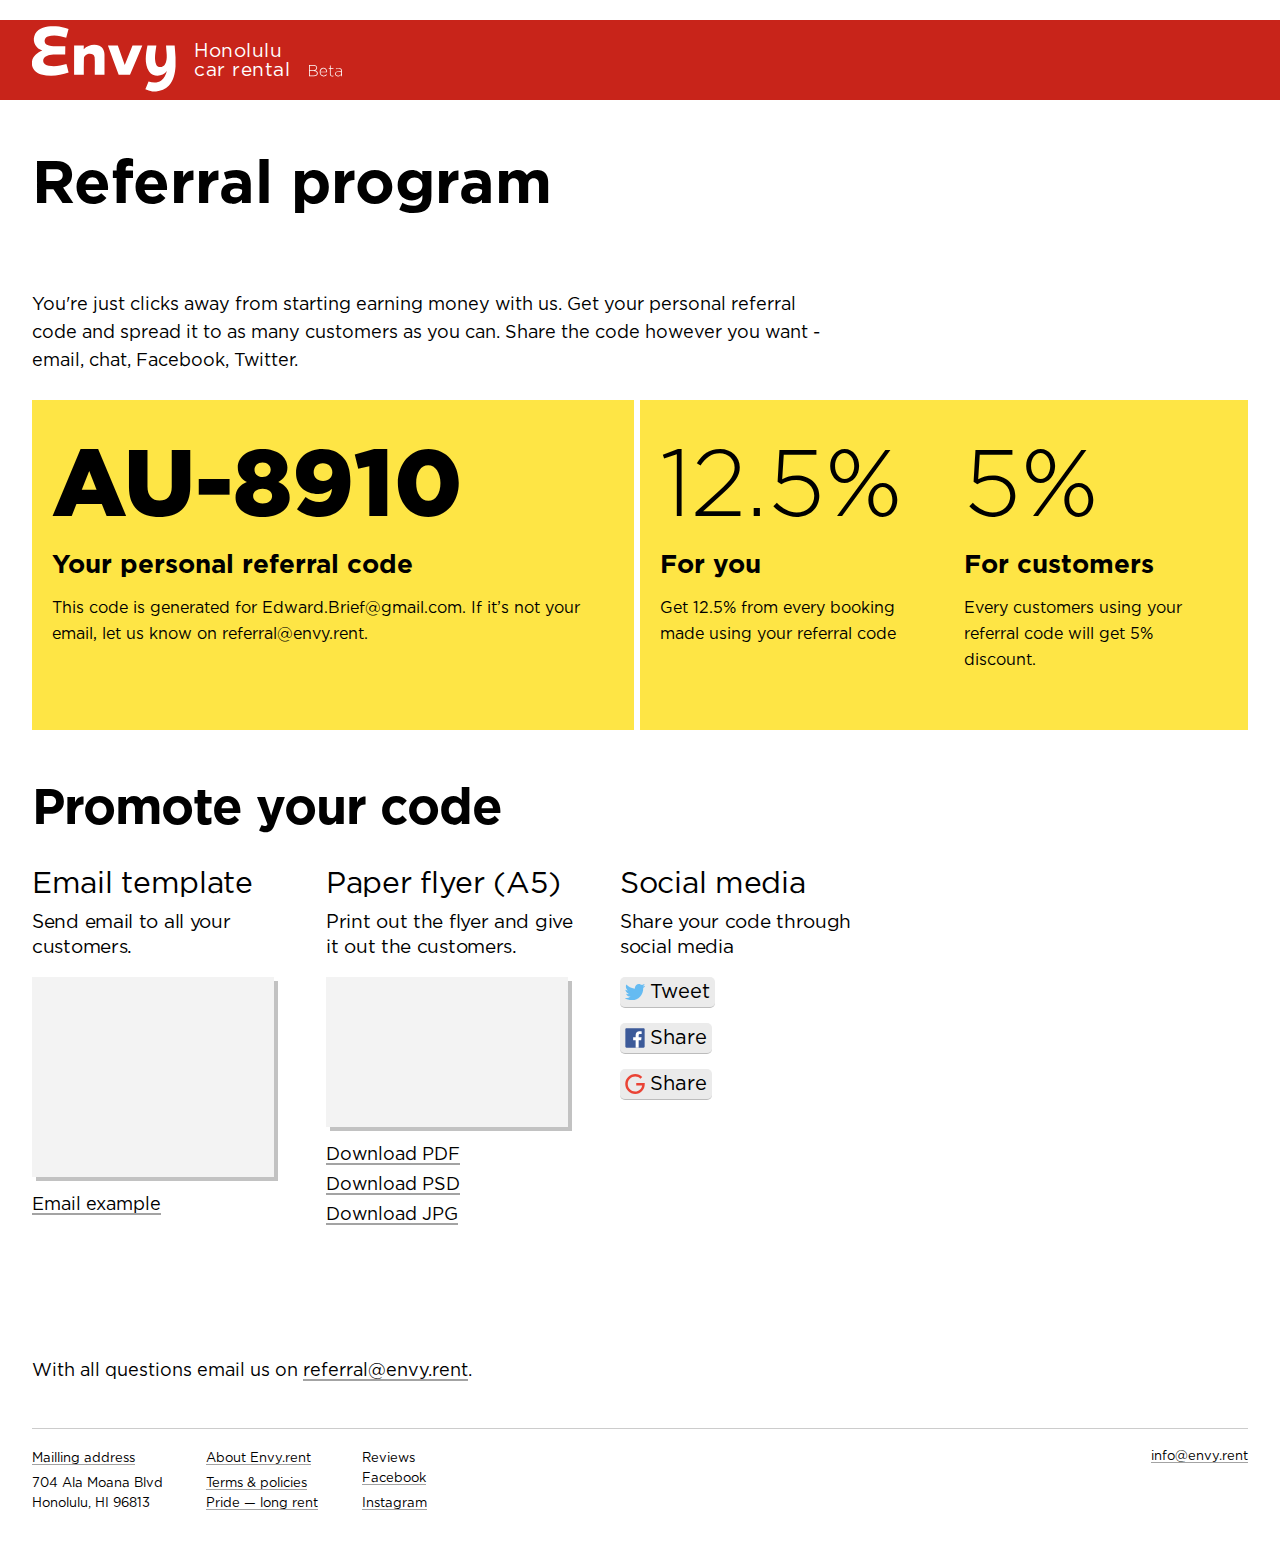
<file: index.html>
<!DOCTYPE html>
<html>
  <head>
    <title>Envy</title>
    <meta charset="utf-8">
    <meta content="width=device-width, initial-scale=1" name="viewport">
    <link href="assets/css/style.css?v=9477d403d43a6b08c691de5d4c96fff7" rel="stylesheet">
    <script src="assets/js/scripts.js?v=4dca5e273200a36dde9bb71e52112d2b"></script>
  </head>
  <body>
    <svg display="none">
      <!-- facebook-->
      <symbol viewBox="0 0 266.893 266.895" id="icon-facebook">
        <path id="Blue_1_" fill="#3C5A99" d="M248.082,262.307c7.854,0,14.223-6.369,14.223-14.225V18.812c0-7.857-6.368-14.224-14.223-14.224H18.812c-7.857,0-14.224,6.367-14.224,14.224v229.27c0,7.855,6.366,14.225,14.224,14.225H248.082z"></path>
        <path id="f" fill="#FFFFFF" d="M182.409,262.307v-99.803h33.499l5.016-38.895h-38.515V98.777c0-11.261,3.127-18.935,19.275-18.935l20.596-0.009V45.045c-3.562-0.474-15.788-1.533-30.012-1.533c-29.695,0-50.025,18.126-50.025,51.413v28.684h-33.585v38.895h33.585v99.803H182.409z"></path>
      </symbol>
      <!-- Twitter-->
      <symbol viewBox="0 0 511.537 511.537" id="icon-twitter">
        <path style="fill:#65BBF2;" d="M357.038,49.172c-59.284,0.898-105.993,52.098-105.993,111.382v14.372C145.052,156.063,92.954,127.319,35.466,67.137c-34.133,66.47,3.593,122.161,44.912,152.702c-27.846,0-51.2-3.593-69.165-19.761c-1.796-0.898-3.593,0-2.695,1.797c15.27,55.691,67.368,96.112,107.789,107.789c-36.828,0-61.081,5.389-87.13-10.779c-1.796-0.898-3.593,0-2.695,1.796c19.761,54.793,59.284,71.86,116.772,71.86c-28.744,21.558-67.368,43.116-140.126,44.912c-2.695,0-4.491,3.593-1.796,5.389c26.947,22.456,93.418,39.523,186.835,39.523c153.6,0,278.456-136.533,278.456-305.404v-8.982c24.253-8.982,37.726-30.54,44.912-52.098c0-0.898-0.898-1.796-1.797-1.796l-51.2,17.965c-0.898,0-1.796-1.796-0.898-2.695C479.2,92.288,495.368,70.73,502.554,50.07c0,0-0.898-0.898-1.797-0.898c-24.253,9.881-47.607,19.761-65.572,25.151c-2.695,0.898-6.288,0.898-8.982-0.898C414.526,67.137,379.494,49.172,357.038,49.172"></path>
      </symbol>
      <!-- Google-->
      <symbol viewBox="0 0 510 510" id="icon-google">
        <path d="M286.875,229.5v63.75h150.45c-15.3,89.25-86.7,153-175.95,153c-104.55,0-191.25-86.7-191.25-191.25    s86.7-191.25,191.25-191.25c53.55,0,99.45,22.95,132.6,58.65l45.9-45.9c-45.9-45.9-107.1-76.5-178.5-76.5    c-140.25,0-255,114.75-255,255s114.75,255,255,255s242.25-114.75,242.25-255v-25.5H286.875z" fill="#ea4335"></path>
      </symbol>
    </svg>
    <div class="scroll">
      <div class="scroll__progress"></div>
    </div>
    <header class="header">
      <div class="container"><a class="header__link" href="#"><img class="header__logo" src="assets/img/logo.svg"></a>
        <p class="header__descr">Honolulu car rental</p>
      </div>
    </header>
    <main>
      <div class="content">
        <div class="container">
          <div class="content__about">
            <h1 class="content__title">Referral program</h1>
            <p class="content__text">You're just clicks away from starting earning money with us. Get your personal referral code and spread it to as many customers as you can. Share the code however you want - email, chat, Facebook, Twitter.</p>
          </div>
          <div class="promocode">
            <div class="benefit">
              <p class="benefit__title">AU-8910</p>
              <p class="benefit__descr">Your personal referral code</p>
              <p class="benefit__text">This code is generated for Edward.Brief@gmail.com. If it’s not your email, let us know on referral@envy.rent.</p>
            </div>
            <div class="benefit">
              <p class="benefit__title benefit__title--percent">12.5%</p>
              <p class="benefit__descr">For you</p>
              <p class="benefit__text">Get 12.5% from every booking made using your referral code</p>
            </div>
            <div class="benefit">
              <p class="benefit__title benefit__title--percent">5%</p>
              <p class="benefit__descr">For customers</p>
              <p class="benefit__text">Every customers using your referral code will get 5% discount.</p>
            </div>
          </div>
          <div class="promote">
            <h3 class="promote__title">Promote your code</h3>
            <div class="option">
              <p class="option__title">Email template</p>
              <p class="option__descr">Send email to all your customers.</p>
              <div class="option__img"></div><a class="option__link" href="#">Email example</a>
            </div>
            <div class="option">
              <p class="option__title">Paper flyer (A5)</p>
              <p class="option__descr">Print out the flyer and give it out the customers.</p>
              <div class="option__img option__img--small"></div>
              <ul class="option__list">
                <li class="option__item"><a class="option__link" href="#">Download PDF</a></li>
                <li class="option__item"><a class="option__link" href="#">Download PSD</a></li>
                <li class="option__item"><a class="option__link" href="#">Download JPG</a></li>
              </ul>
            </div>
            <div class="option">
              <p class="option__title">Social media</p>
              <p class="option__descr">Share your code through social media</p><a class="option__social" href="#">
                <svg class="option__svg" width="20" height="20">
                  <use xmlns:xlink="http://www.w3.org/1999/xlink" xlink:href="#icon-twitter"></use>
                </svg>Tweet</a><a class="option__social" href="#">
                <svg class="option__svg" width="20" height="20">
                  <use xmlns:xlink="http://www.w3.org/1999/xlink" xlink:href="#icon-facebook"></use>
                </svg>Share</a><a class="option__social" href="#">
                <svg class="option__svg" width="20" height="20">
                  <use xmlns:xlink="http://www.w3.org/1999/xlink" xlink:href="#icon-google"></use>
                </svg>Share</a>
            </div>
          </div>
          <p class="content__text">With all questions email us on <a class="option__link option__link--string" href="mailto:referral@envy.rent">referral@envy.rent</a>.</p>
        </div>
      </div>
    </main>
    <div class="footer">
      <div class="container container--hr">
        <ul class="footer__list">
          <li class="footer__item"><a class="footer__link" href="#">Mailling address</a></li>
          <li class="footer__item">704 Ala Moana Blvd Honolulu, HI 96813</li>
        </ul>
        <ul class="footer__list">
          <li class="footer__item"><a class="footer__link" href="#">About Envy.rent</a></li>
          <li class="footer__item"><a class="footer__link" href="policies.html">Terms & policies</a></li>
          <li class="footer__item"><a class="footer__link" href="#">Pride — long rent</a></li>
        </ul>
        <ul class="footer__list">Reviews
          <li class="footer__item"><a class="footer__link" href="#">Facebook</a></li>
          <li class="footer__item"><a class="footer__link" href="#">Instagram</a></li>
        </ul>
        <p class="footer__contact"><a class="footer__link" href="mailto:info@envy.rent">info@envy.rent</a></p>
      </div>
    </div>
  </body>
</html>
</file>
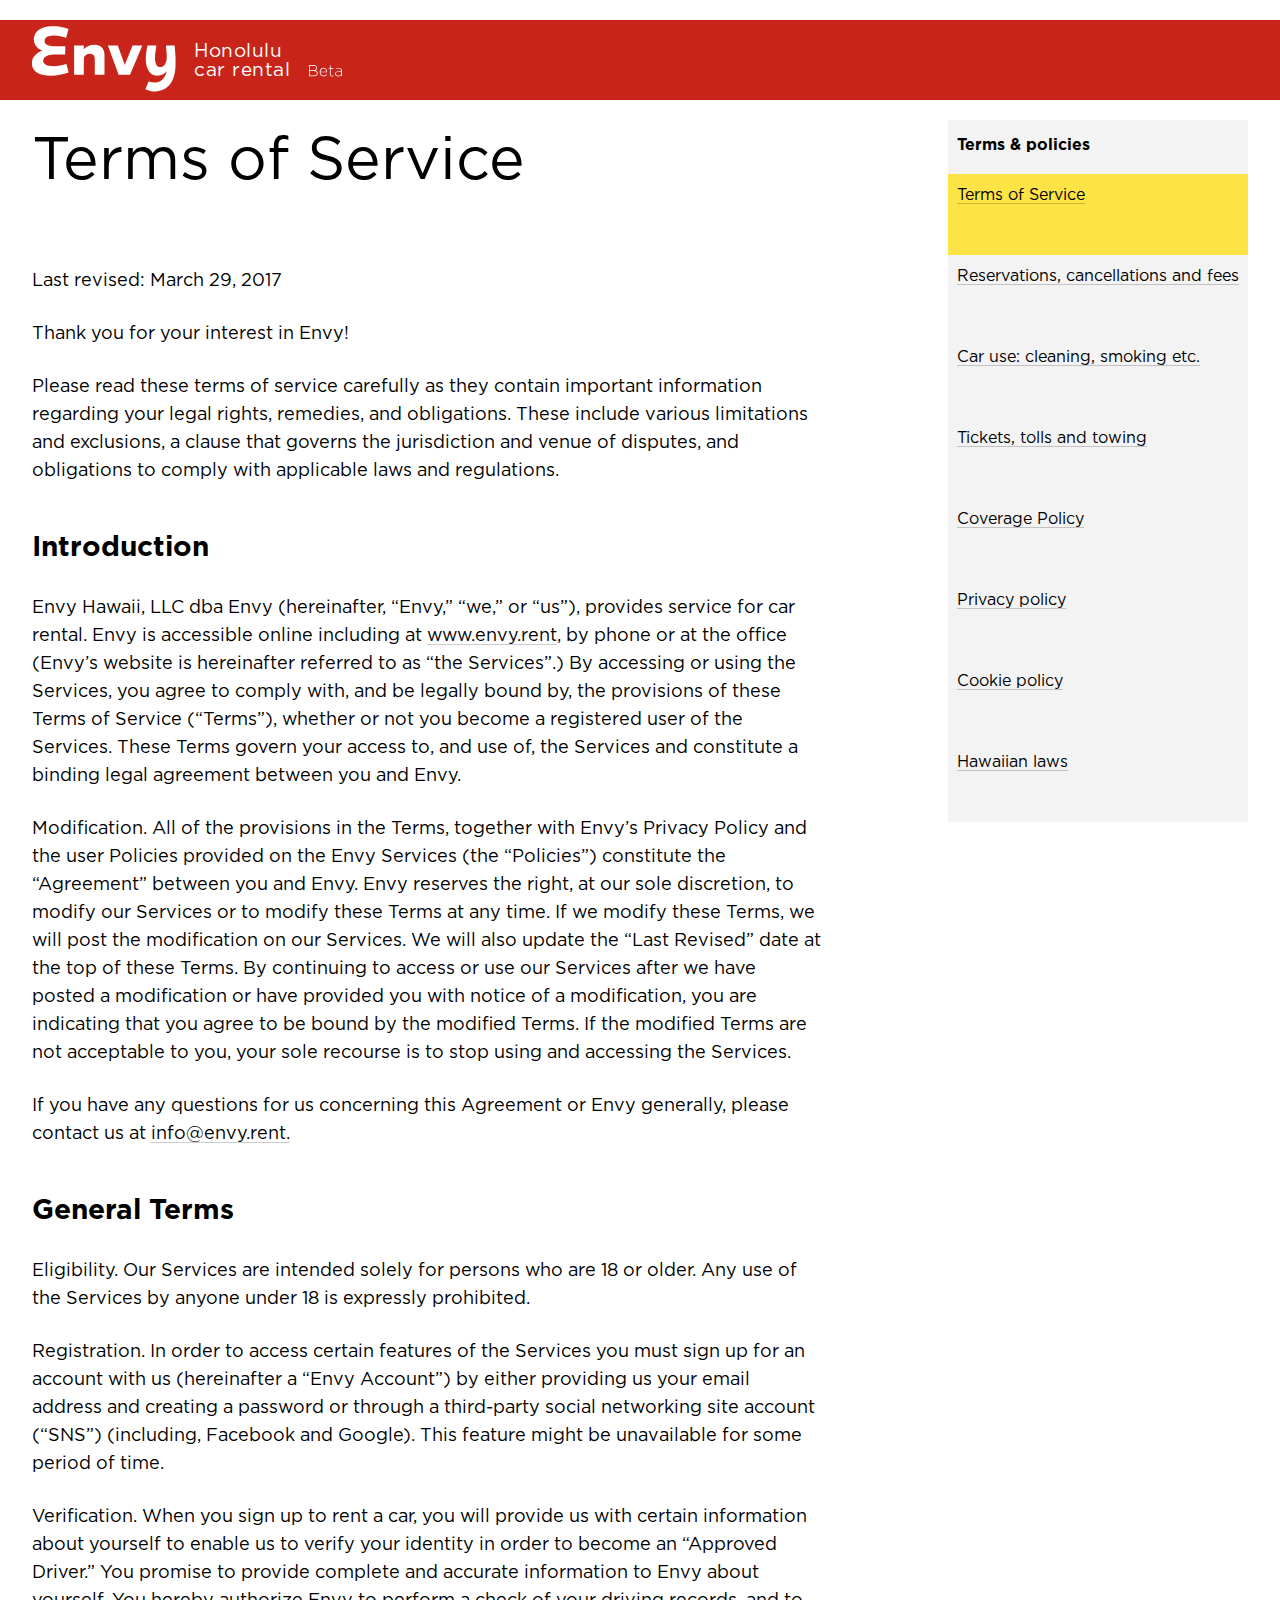
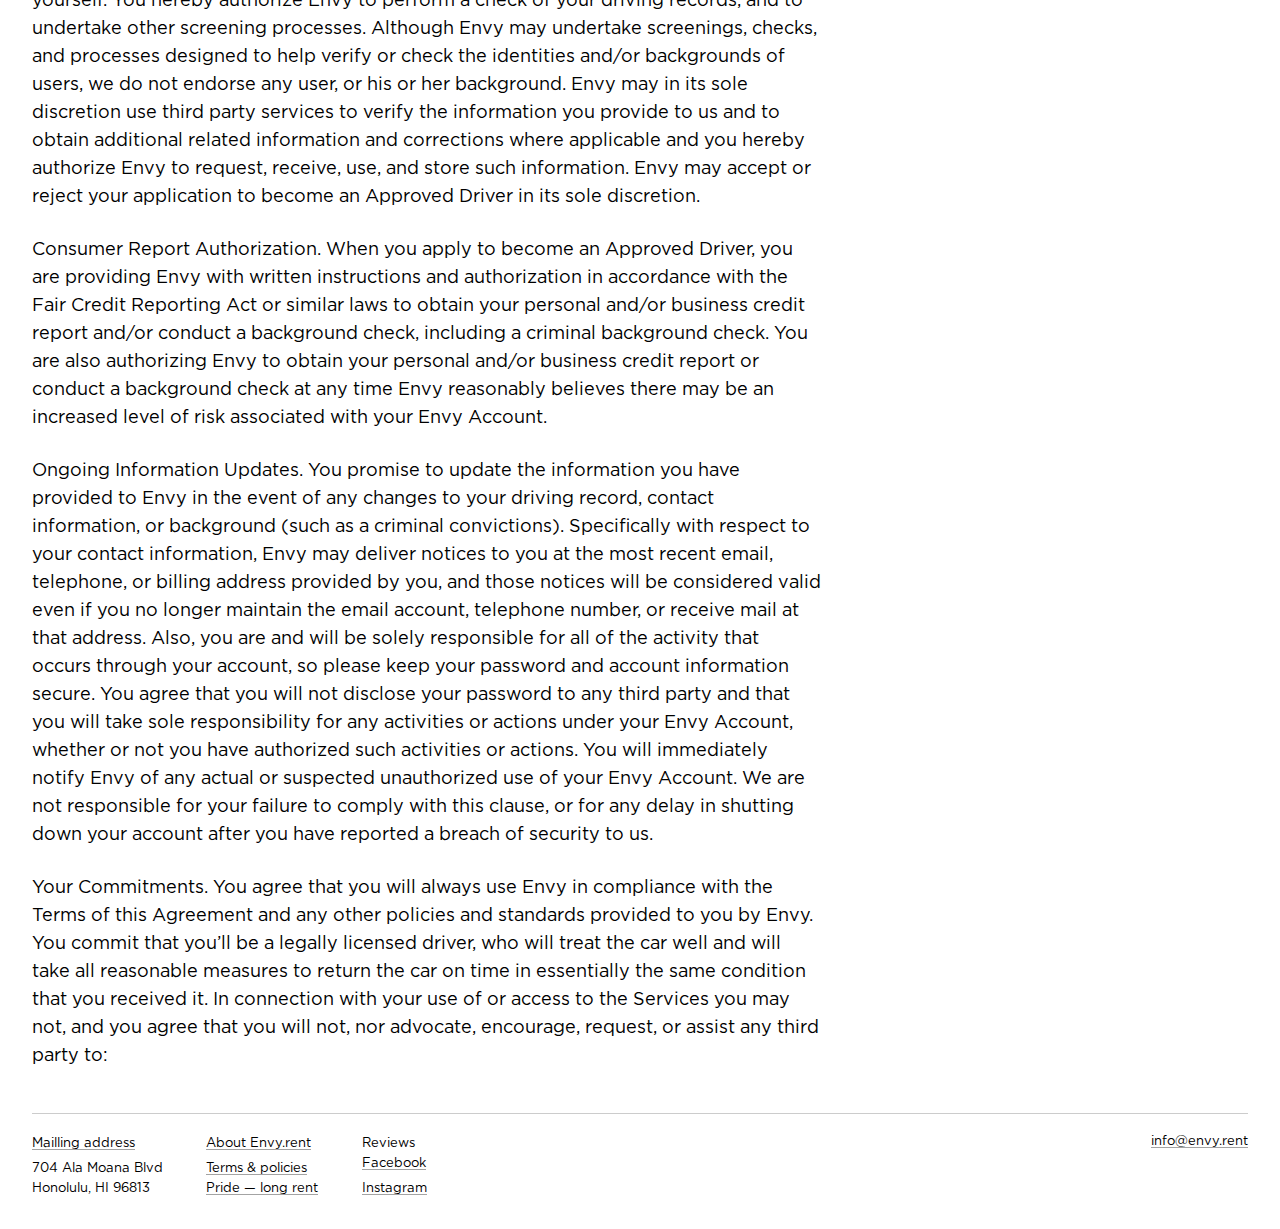
<file: policies.html>
<!DOCTYPE html>
<html>
  <head>
    <title>Envy</title>
    <meta charset="utf-8">
    <meta content="width=device-width, initial-scale=1" name="viewport">
    <link href="assets/css/style.css?v=9477d403d43a6b08c691de5d4c96fff7" rel="stylesheet">
    <script src="assets/js/scripts.js?v=4dca5e273200a36dde9bb71e52112d2b"></script>
  </head>
  <body>
    <svg display="none">
      <!-- facebook-->
      <symbol viewBox="0 0 266.893 266.895" id="icon-facebook">
        <path id="Blue_1_" fill="#3C5A99" d="M248.082,262.307c7.854,0,14.223-6.369,14.223-14.225V18.812c0-7.857-6.368-14.224-14.223-14.224H18.812c-7.857,0-14.224,6.367-14.224,14.224v229.27c0,7.855,6.366,14.225,14.224,14.225H248.082z"></path>
        <path id="f" fill="#FFFFFF" d="M182.409,262.307v-99.803h33.499l5.016-38.895h-38.515V98.777c0-11.261,3.127-18.935,19.275-18.935l20.596-0.009V45.045c-3.562-0.474-15.788-1.533-30.012-1.533c-29.695,0-50.025,18.126-50.025,51.413v28.684h-33.585v38.895h33.585v99.803H182.409z"></path>
      </symbol>
      <!-- Twitter-->
      <symbol viewBox="0 0 511.537 511.537" id="icon-twitter">
        <path style="fill:#65BBF2;" d="M357.038,49.172c-59.284,0.898-105.993,52.098-105.993,111.382v14.372C145.052,156.063,92.954,127.319,35.466,67.137c-34.133,66.47,3.593,122.161,44.912,152.702c-27.846,0-51.2-3.593-69.165-19.761c-1.796-0.898-3.593,0-2.695,1.797c15.27,55.691,67.368,96.112,107.789,107.789c-36.828,0-61.081,5.389-87.13-10.779c-1.796-0.898-3.593,0-2.695,1.796c19.761,54.793,59.284,71.86,116.772,71.86c-28.744,21.558-67.368,43.116-140.126,44.912c-2.695,0-4.491,3.593-1.796,5.389c26.947,22.456,93.418,39.523,186.835,39.523c153.6,0,278.456-136.533,278.456-305.404v-8.982c24.253-8.982,37.726-30.54,44.912-52.098c0-0.898-0.898-1.796-1.797-1.796l-51.2,17.965c-0.898,0-1.796-1.796-0.898-2.695C479.2,92.288,495.368,70.73,502.554,50.07c0,0-0.898-0.898-1.797-0.898c-24.253,9.881-47.607,19.761-65.572,25.151c-2.695,0.898-6.288,0.898-8.982-0.898C414.526,67.137,379.494,49.172,357.038,49.172"></path>
      </symbol>
      <!-- Google-->
      <symbol viewBox="0 0 510 510" id="icon-google">
        <path d="M286.875,229.5v63.75h150.45c-15.3,89.25-86.7,153-175.95,153c-104.55,0-191.25-86.7-191.25-191.25    s86.7-191.25,191.25-191.25c53.55,0,99.45,22.95,132.6,58.65l45.9-45.9c-45.9-45.9-107.1-76.5-178.5-76.5    c-140.25,0-255,114.75-255,255s114.75,255,255,255s242.25-114.75,242.25-255v-25.5H286.875z" fill="#ea4335"></path>
      </symbol>
    </svg>
    <div class="scroll">
      <div class="scroll__progress"></div>
    </div>
    <header class="header">
      <div class="container"><a class="header__link" href="#"><img class="header__logo" src="assets/img/logo.svg"></a>
        <p class="header__descr">Honolulu car rental</p>
      </div>
    </header>
    <main>
      <div class="content">
        <div class="container">
          <ul class="policies-nav">
            <li class="policies-nav__item policies-nav__item--title">Terms & policies</li>
            <li class="policies-nav__item"><a class="policies-nav__link policies-nav__link--selected" href="#"><span class="link">Terms of Service</span></a></li>
            <li class="policies-nav__item"><a class="policies-nav__link" href="#"><span class="link">Reservations, cancellations and fees</span></a></li>
            <li class="policies-nav__item"><a class="policies-nav__link" href="#"><span class="link">Car use: cleaning, smoking etc.</span></a></li>
            <li class="policies-nav__item"><a class="policies-nav__link" href="#"><span class="link">Tickets, tolls and towing</span></a></li>
            <li class="policies-nav__item"><a class="policies-nav__link" href="#"><span class="link">Coverage Policy</span></a></li>
            <li class="policies-nav__item"><a class="policies-nav__link" href="#"><span class="link">Privacy policy</span></a></li>
            <li class="policies-nav__item"><a class="policies-nav__link" href="#"><span class="link">Cookie policy</span></a></li>
            <li class="policies-nav__item"><a class="policies-nav__link" href="#"><span class="link">Hawaiian laws</span></a></li>
          </ul>
          <div class="content__policies">
            <h1 class="content__title content__title--light">Terms of Service</h1>
            <p class="content__text">Last revised: March 29, 2017</p>
            <p class="content__text">Thank you for your interest in Envy!</p>
            <p class="content__text">Please read these terms of service carefully as they contain important information regarding your legal rights, remedies, and obligations. These include various limitations and exclusions, a clause that governs the jurisdiction and venue of disputes, and obligations to comply with applicable laws and regulations.</p>
            <h2 class="content__title content__title--small">Introduction</h2>
            <p class="content__text">Envy Hawaii, LLC dba Envy (hereinafter, “Envy,” “we,” or “us”), provides service for car rental. Envy is accessible online including at <a class="content__link" href="hhtp://www.envy.rent">www.envy.rent</a>, by phone or at the office (Envy’s website is hereinafter referred to as “the Services”.) By accessing or using the Services, you agree to comply with, and be legally bound by, the provisions of these Terms of Service (“Terms”), whether or not you become a registered user of the Services. These Terms govern your access to, and use of, the Services and constitute a binding legal agreement between you and Envy.</p>
            <p class="content__text">Modification. All of the provisions in the Terms, together with Envy’s Privacy Policy and the user Policies provided on the Envy Services (the “Policies”) constitute the “Agreement” between you and Envy. Envy reserves the right, at our sole discretion, to modify our Services or to modify these Terms at any time. If we modify these Terms, we will post the modification on our Services. We will also update the “Last Revised” date at the top of these Terms. By continuing to access or use our Services after we have posted a modification or have provided you with notice of a modification, you are indicating that you agree to be bound by the modified Terms. If the modified Terms are not acceptable to you, your sole recourse is to stop using and accessing the Services.</p>
            <p class="content__text">If you have any questions for us concerning this Agreement or Envy generally, please contact us at <a class="content__link" href="mailto:info@envy.rent">info@envy.rent.</a></p>
            <h2 class="content__title content__title--small">General Terms</h2>
            <p class="content__text">Eligibility. Our Services are intended solely for persons who are 18 or older. Any use of the Services by anyone under 18 is expressly prohibited.</p>
            <p class="content__text">Registration. In order to access certain features of the Services you must sign up for an account with us (hereinafter a “Envy Account”) by either providing us your email address and creating a password or through a third-party social networking site account (“SNS”) (including, Facebook and Google). This feature might be unavailable for some period of time.</p>
            <p class="content__text">Verification. When you sign up to rent a car, you will provide us with certain information about yourself to enable us to verify your identity in order to become an “Approved Driver.” You promise to provide complete and accurate information to Envy about yourself. You hereby authorize Envy to perform a check of your driving records, and to undertake other screening processes. Although Envy may undertake screenings, checks, and processes designed to help verify or check the identities and/or backgrounds of users, we do not endorse any user, or his or her background. Envy may in its sole discretion use third party services to verify the information you provide to us and to obtain additional related information and corrections where applicable and you hereby authorize Envy to request, receive, use, and store such information. Envy may accept or reject your application to become an Approved Driver in its sole discretion.</p>
            <p class="content__text">Consumer Report Authorization. When you apply to become an Approved Driver, you are providing Envy with written instructions and authorization in accordance with the Fair Credit Reporting Act or similar laws to obtain your personal and/or business credit report and/or conduct a background check, including a criminal background check. You are also authorizing Envy to obtain your personal and/or business credit report or conduct a background check at any time Envy reasonably believes there may be an increased level of risk associated with your Envy Account.</p>
            <p class="content__text">Ongoing Information Updates. You promise to update the information you have provided to Envy in the event of any changes to your driving record, contact information, or background (such as a criminal convictions). Specifically with respect to your contact information, Envy may deliver notices to you at the most recent email, telephone, or billing address provided by you, and those notices will be considered valid even if you no longer maintain the email account, telephone number, or receive mail at that address. Also, you are and will be solely responsible for all of the activity that occurs through your account, so please keep your password and account information secure. You agree that you will not disclose your password to any third party and that you will take sole responsibility for any activities or actions under your Envy Account, whether or not you have authorized such activities or actions. You will immediately notify Envy of any actual or suspected unauthorized use of your Envy Account. We are not responsible for your failure to comply with this clause, or for any delay in shutting down your account after you have reported a breach of security to us.</p>
            <p class="content__text">Your Commitments. You agree that you will always use Envy in compliance with the Terms of this Agreement and any other policies and standards provided to you by Envy. You commit that you’ll be a legally licensed driver, who will treat the car well and will take all reasonable measures to return the car on time in essentially the same condition that you received it. In connection with your use of or access to the Services you may not, and you agree that you will not, nor advocate, encourage, request, or assist any third party to:</p>
          </div>
        </div>
      </div>
    </main>
    <div class="footer">
      <div class="container container--hr">
        <ul class="footer__list">
          <li class="footer__item"><a class="footer__link" href="#">Mailling address</a></li>
          <li class="footer__item">704 Ala Moana Blvd Honolulu, HI 96813</li>
        </ul>
        <ul class="footer__list">
          <li class="footer__item"><a class="footer__link" href="#">About Envy.rent</a></li>
          <li class="footer__item"><a class="footer__link" href="policies.html">Terms & policies</a></li>
          <li class="footer__item"><a class="footer__link" href="#">Pride — long rent</a></li>
        </ul>
        <ul class="footer__list">Reviews
          <li class="footer__item"><a class="footer__link" href="#">Facebook</a></li>
          <li class="footer__item"><a class="footer__link" href="#">Instagram</a></li>
        </ul>
        <p class="footer__contact"><a class="footer__link" href="mailto:info@envy.rent">info@envy.rent</a></p>
      </div>
    </div>
  </body>
</html>
</file>
<file: assets/css/style.css>
*{box-sizing:border-box;padding:0;margin:0;-webkit-text-size-adjust:none;-ms-text-size-adjust:none;text-size-adjust:none}button,input,textarea{outline:none;font-family:Gotham,sans-serif}table{border-collapse:collapse;border-spacing:0}html{background:#fff;font-size:10px}body{font-family:Gotham,sans-serif;font-weight:400px;font-size:14px;line-height:20px}.link,a{text-decoration:none;color:#000;border-bottom:1px solid rgba(0,0,0,.2)}.container{position:relative;max-width:1260px;margin:0 auto}.container--hr{border-top:1px solid #ccc;padding-top:20px}@font-face{font-family:Gotham;font-style:normal;font-weight:300;src:url([data-uri]) format("woff")}@font-face{font-family:Gotham;font-style:normal;font-weight:400;src:url([data-uri]) format("woff")}@font-face{font-family:Gotham;font-style:normal;font-weight:700;src:url([data-uri]) format("woff")}@font-face{font-family:Gotham;font-style:normal;font-weight:800;src:url([data-uri]) format("woff")}.header{height:100px;padding:0 32px;background-color:#c8241a}.header,.header__link{color:#fff}.header__logo{width:144px;height:66px;margin:26px 17px -9px 0}.header__descr,.header__logo{display:inline-block;vertical-align:top}.header__descr{position:relative;width:100px;font-size:19px;font-size:1.9rem;line-height:19px;line-height:1.9rem;letter-spacing:.5px;margin-left:-3px;margin-top:42px}.header__descr:after{position:absolute;content:"";width:34px;height:12px;bottom:3px;left:115px;background:url(../img/version.svg) no-repeat}.scroll{position:fixed;width:100%;height:20px;background-color:#fff;z-index:1}.scroll__progress{width:0;height:20px;background-color:#ff9a00}.content{padding:0 32px}.content__about{max-width:800px}.content__policies{width:65%;max-width:800px;display:inline-block;vertical-align:top}.content__title{margin:54px 0 73px;font-size:60px;font-size:6rem;line-height:64px}.content__title--small{margin:31px 0 14px;font-size:28px;font-size:2.8rem;font-weight:600}.content__title--light{margin-top:30px;font-weight:400}.content__text{font-size:18px;font-size:1.8rem;line-height:28px;line-height:2.8rem;margin-bottom:25px}.content__link:hover{color:#c72319}.promocode{font-size:0;margin-bottom:50px}.benefit{position:relative;width:25%;min-height:330px;display:inline-block;vertical-align:top;padding:52px 20px 48px;background-color:#fee545}.benefit:first-of-type{width:50%}.benefit:first-of-type:after{content:"";position:absolute;width:6px;height:100%;top:0;right:0;background:#fff}.benefit__title{margin-bottom:30px;font-size:94px;font-size:9.4rem;font-weight:800;line-height:74px;line-height:7.4rem}.benefit__title--percent{font-weight:300}.benefit__descr{margin-bottom:20px;font-size:26px;font-size:2.6rem;font-weight:700}.benefit__text{font-size:16px;font-size:1.6rem;line-height:26px;line-height:2.6rem}.promote{margin-bottom:70px}.promote__title{margin:70px 0 55px;font-size:50px;font-size:5rem;font-weight:700;letter-spacing:-1px;letter-spacing:-.1rem}.option{display:inline-block;vertical-align:top;width:290px;padding-right:40px;margin-bottom:50px}.option__title{margin-bottom:15px;font-size:30px;font-size:3rem;font-weigth:700;letter-spacing:-.3px}.option__descr{margin-bottom:17px;font-size:19px;font-size:1.9rem;line-height:25px;line-height:2.5rem;letter-spacing:-.3px}.option__img{position:relative;margin-bottom:20px;width:242px;height:200px;background:#f3f3f3;box-shadow:4px 4px 0 #c2c2c2}.option__img--small{height:150px}.option__list{list-style:none}.option__link{display:inline-block;vertical-align:top;margin-bottom:12px;font-size:18px;font-size:1.8rem;line-height:16px;line-height:1.6rem;border-bottom:2px solid #a3a3a3}.option__link:hover{color:#c72319;border-bottom:2px solid rgba(199,35,25,.2)}.option__link--string{display:inline;margin-bottom:0;line-height:28px;line-height:2.8rem}.option__svg{position:absolute;left:5px}.option__social{display:inline-block;vertical-align:top;position:relative;margin-right:60px;margin-bottom:15px;padding:5px;padding-left:30px;font-size:20px;font-size:2rem;background-color:#ebebeb;border-radius:5px;-webkit-transition:background-color .2s;transition:background-color .2s}.option__social:hover{background-color:rgba(199,35,25,.2)}.policies-nav{display:inline-block;vertical-align:top;float:right;margin-top:20px;max-width:300px;min-height:500px;background:#f3f3f3}.policies-nav__item{font-weight:400;font-size:16px;font-size:1.6rem;list-style:none}.policies-nav__item--title{font-weight:700;padding:16px 9px 18px;min-height:40px}.policies-nav__link{display:block;padding:12px 9px 29px;min-height:81px;font-weight:400;font-size:16px;font-size:1.6rem;border-bottom:0}.policies-nav__link--title{font-weight:700;padding:16px 9px 18px;min-height:40px}.policies-nav__link--selected{background:#fde344}.footer{position:relative;padding:18px 32px 30px;font-size:13px;font-size:1.3rem}.footer__list{max-width:150px;margin-right:20px;display:inline-block;vertical-align:top;list-style:none}.footer__list:nth-child(2){margin-right:40px}.footer__item:first-child{margin-bottom:5px}.footer__link{border-bottom:1px solid #a3a3a3}.footer__link:hover{color:#c72319;border-bottom:1px solid rgba(199,35,25,.2)}.footer__contact{position:absolute;right:0;top:18px}@media (max-width:1270px){.content__policies{width:100%}.benefit{width:312px}.benefit:first-of-type{display:block;width:630px;margin-bottom:20px}.policies-nav{float:none;max-width:800px;min-height:50px}.policies-nav__item{display:inline-block;vertical-align:top}.policies-nav__item--title{display:block}}@media (max-width:687px){.scroll,.scroll__progress{height:13px}.content__title{margin-bottom:30px;line-height:6rem;text-align:center}.content__text{text-align:left}.benefit,.content__policies{width:100%}.benefit{margin-bottom:20px;text-align:center}.benefit:first-of-type{display:block;width:100%}.benefit__title{margin-bottom:10px;font-size:8rem}.benefit__descr{line-height:2.6rem}.option{width:100%;padding-right:10px;text-align:center}.option__img{margin:0 auto;margin-bottom:20px}.option__link{display:inline-block;margin:0 20px;margin-bottom:12px}.option__link--string{margin:0}.option__social{margin:5px 20px}.promote{margin-bottom:10px}.promote__title{line-height:4.5rem;text-align:center}.footer__list{margin-bottom:15px;margin-right:10px}.footer__contact{position:relative}}@media (max-width:375px){.scroll,.scroll__progress{height:7px}.header__descr{width:90px;font-size:1.5rem}.header__descr:after{display:none}}
</file>
